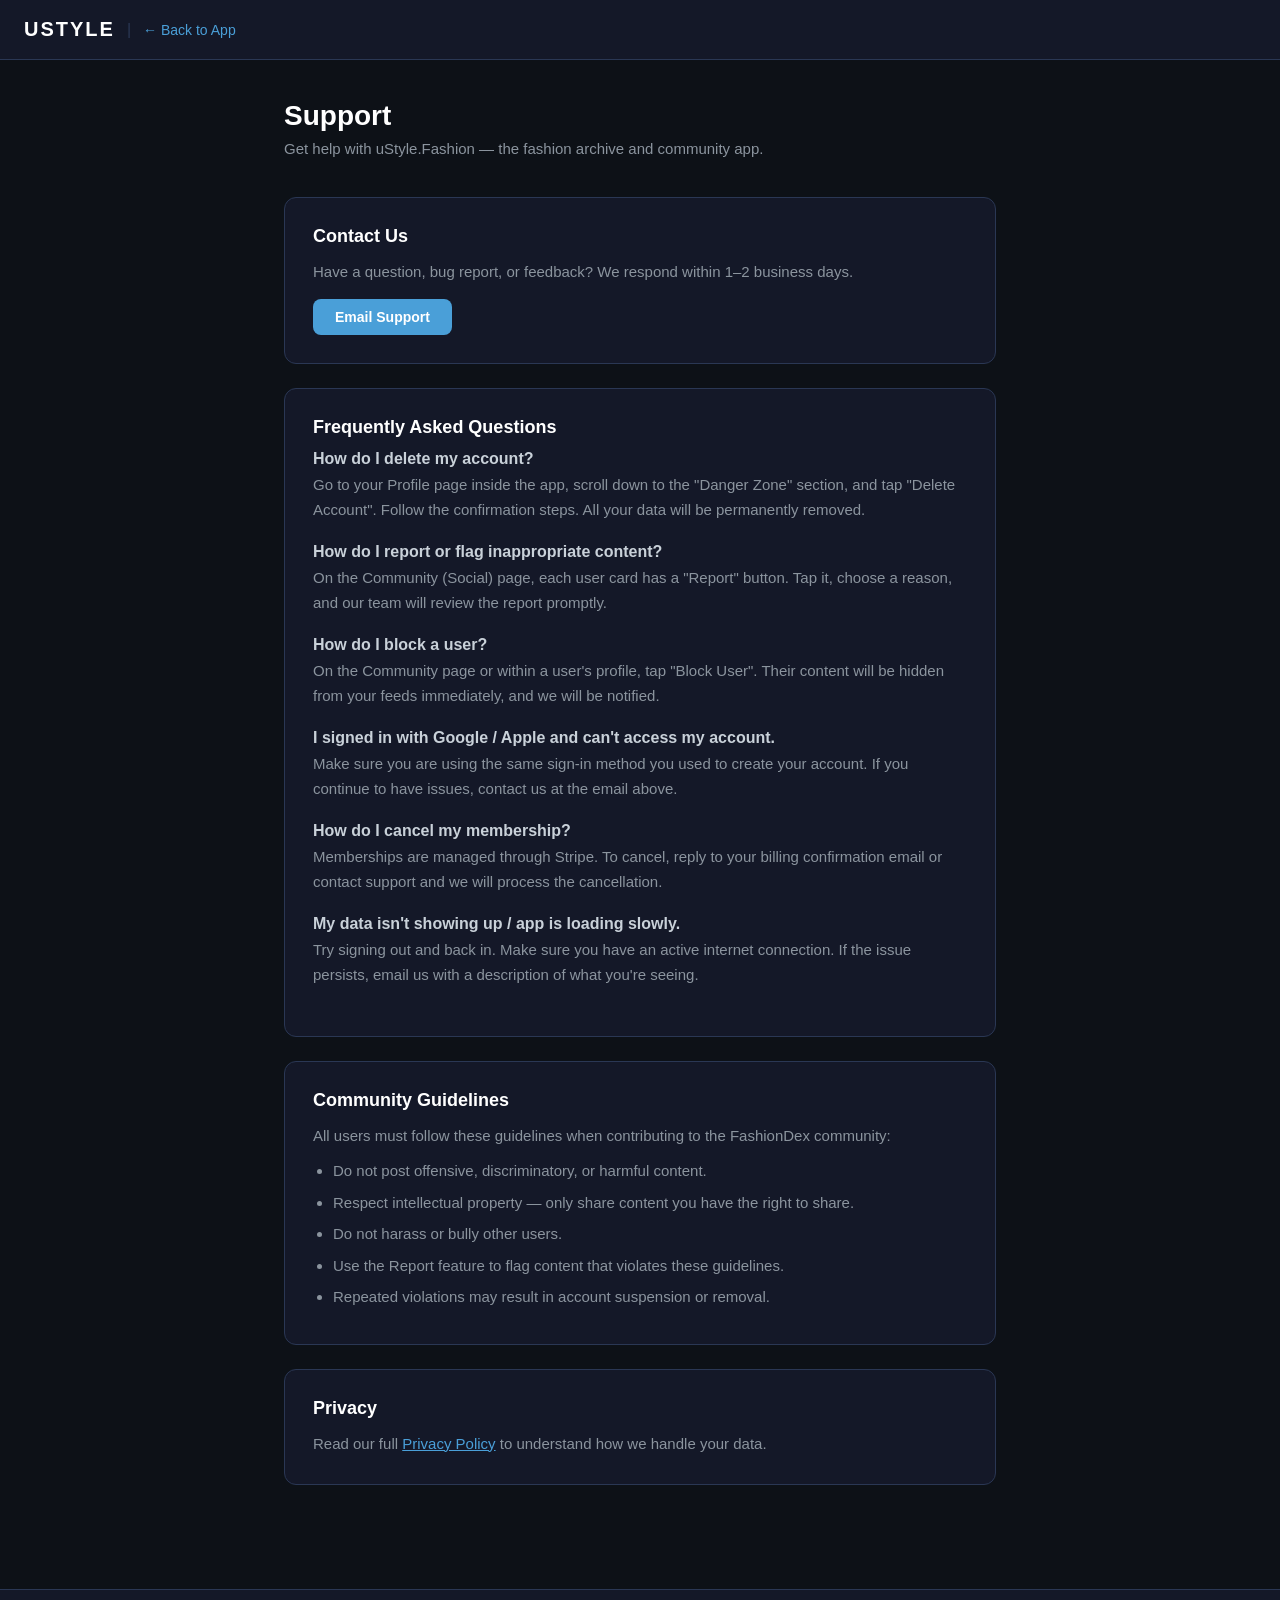
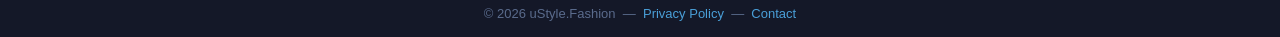
<file: support.html>
<!DOCTYPE html>
<html lang="en">
<head>
    <meta charset="UTF-8">
    <meta name="viewport" content="width=device-width, initial-scale=1.0">
    <title>Support — uStyle.Fashion</title>
    <style>
        * { box-sizing: border-box; margin: 0; padding: 0; }
        body {
            font-family: -apple-system, BlinkMacSystemFont, 'Segoe UI', sans-serif;
            background: #0d1117;
            color: #c9d1d9;
            min-height: 100vh;
        }
        header {
            background: #141828;
            border-bottom: 1px solid #2A3754;
            padding: 18px 24px;
            display: flex;
            align-items: center;
            gap: 12px;
        }
        header a {
            color: #4A9FD8;
            text-decoration: none;
            font-size: 14px;
        }
        header .logo {
            font-size: 20px;
            font-weight: 700;
            color: #fff;
            letter-spacing: 2px;
        }
        .container {
            max-width: 760px;
            margin: 0 auto;
            padding: 40px 24px 80px;
        }
        h1 {
            font-size: 28px;
            color: #fff;
            margin-bottom: 8px;
        }
        .subtitle {
            color: #8b949e;
            margin-bottom: 40px;
            font-size: 15px;
        }
        .section {
            background: #141828;
            border: 1px solid #2A3754;
            border-radius: 12px;
            padding: 28px;
            margin-bottom: 24px;
        }
        .section h2 {
            font-size: 18px;
            color: #fff;
            margin-bottom: 12px;
        }
        .section p, .section li {
            font-size: 15px;
            line-height: 1.7;
            color: #8b949e;
        }
        .section ul {
            padding-left: 20px;
        }
        .section li { margin-bottom: 6px; }
        a.contact-link {
            display: inline-block;
            margin-top: 14px;
            padding: 10px 22px;
            background: #4A9FD8;
            color: #fff;
            border-radius: 8px;
            text-decoration: none;
            font-weight: 600;
            font-size: 14px;
        }
        a.contact-link:hover { background: #3a8fc8; }
        .faq-item { margin-bottom: 20px; }
        .faq-q {
            font-weight: 600;
            color: #c9d1d9;
            margin-bottom: 4px;
        }
        footer {
            background: #141828;
            border-top: 1px solid #2A3754;
            text-align: center;
            padding: 16px;
            font-size: 13px;
            color: #5A6B8C;
        }
        footer a { color: #4A9FD8; text-decoration: none; }
    </style>
</head>
<body>
    <header>
        <a href="/" class="logo">USTYLE</a>
        <span style="color:#2A3754;">|</span>
        <a href="/">← Back to App</a>
    </header>

    <div class="container">
        <h1>Support</h1>
        <p class="subtitle">Get help with uStyle.Fashion — the fashion archive and community app.</p>

        <div class="section">
            <h2>Contact Us</h2>
            <p>Have a question, bug report, or feedback? We respond within 1–2 business days.</p>
            <a class="contact-link" href="mailto:ethanfountain03@gmail.com">Email Support</a>
        </div>

        <div class="section">
            <h2>Frequently Asked Questions</h2>

            <div class="faq-item">
                <div class="faq-q">How do I delete my account?</div>
                <p>Go to your Profile page inside the app, scroll down to the "Danger Zone" section, and tap "Delete Account". Follow the confirmation steps. All your data will be permanently removed.</p>
            </div>

            <div class="faq-item">
                <div class="faq-q">How do I report or flag inappropriate content?</div>
                <p>On the Community (Social) page, each user card has a "Report" button. Tap it, choose a reason, and our team will review the report promptly.</p>
            </div>

            <div class="faq-item">
                <div class="faq-q">How do I block a user?</div>
                <p>On the Community page or within a user's profile, tap "Block User". Their content will be hidden from your feeds immediately, and we will be notified.</p>
            </div>

            <div class="faq-item">
                <div class="faq-q">I signed in with Google / Apple and can't access my account.</div>
                <p>Make sure you are using the same sign-in method you used to create your account. If you continue to have issues, contact us at the email above.</p>
            </div>

            <div class="faq-item">
                <div class="faq-q">How do I cancel my membership?</div>
                <p>Memberships are managed through Stripe. To cancel, reply to your billing confirmation email or contact support and we will process the cancellation.</p>
            </div>

            <div class="faq-item">
                <div class="faq-q">My data isn't showing up / app is loading slowly.</div>
                <p>Try signing out and back in. Make sure you have an active internet connection. If the issue persists, email us with a description of what you're seeing.</p>
            </div>
        </div>

        <div class="section">
            <h2>Community Guidelines</h2>
            <p>All users must follow these guidelines when contributing to the FashionDex community:</p>
            <ul style="margin-top:10px;">
                <li>Do not post offensive, discriminatory, or harmful content.</li>
                <li>Respect intellectual property — only share content you have the right to share.</li>
                <li>Do not harass or bully other users.</li>
                <li>Use the Report feature to flag content that violates these guidelines.</li>
                <li>Repeated violations may result in account suspension or removal.</li>
            </ul>
        </div>

        <div class="section">
            <h2>Privacy</h2>
            <p>Read our full <a href="/privacy-policy.html" style="color:#4A9FD8;">Privacy Policy</a> to understand how we handle your data.</p>
        </div>
    </div>

    <footer>
        &copy; 2026 uStyle.Fashion &nbsp;&mdash;&nbsp;
        <a href="/privacy-policy.html">Privacy Policy</a> &nbsp;&mdash;&nbsp;
        <a href="mailto:ethanfountain03@gmail.com">Contact</a>
    </footer>
</body>
</html>
</file>
